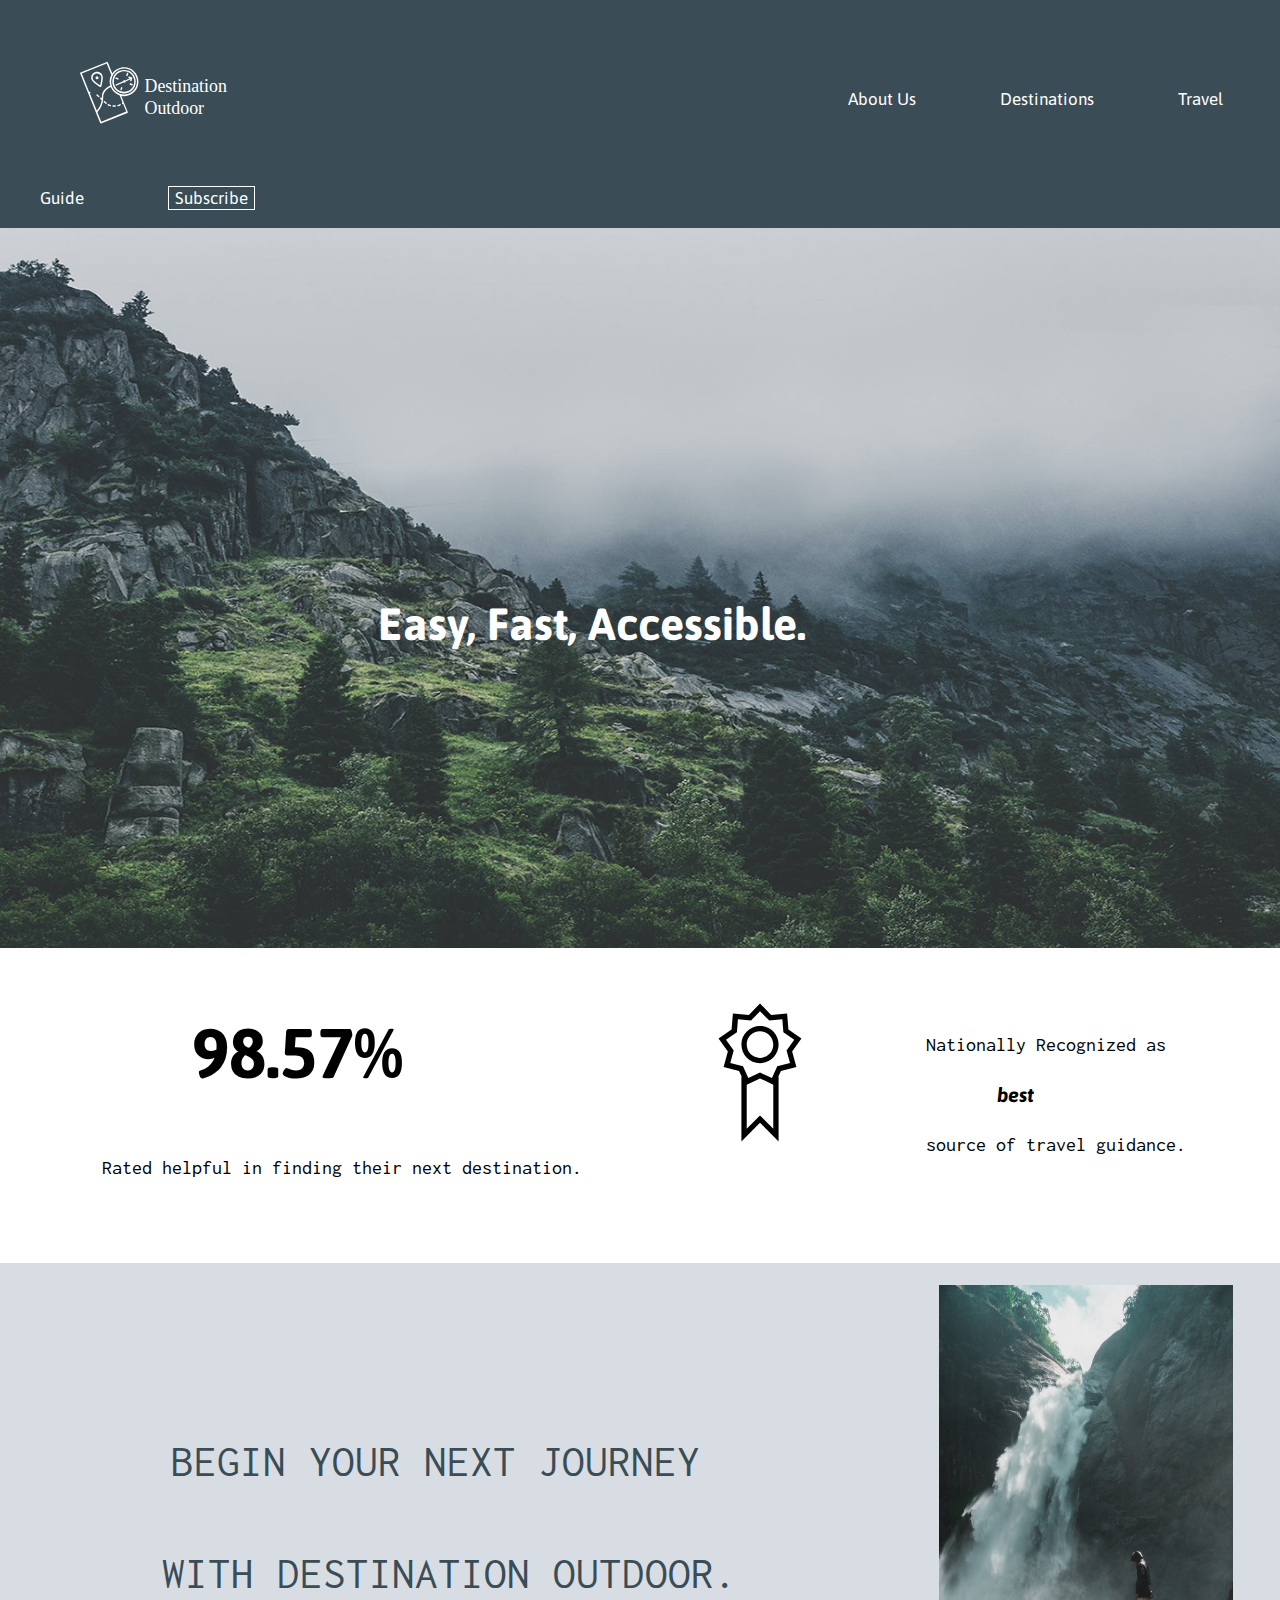
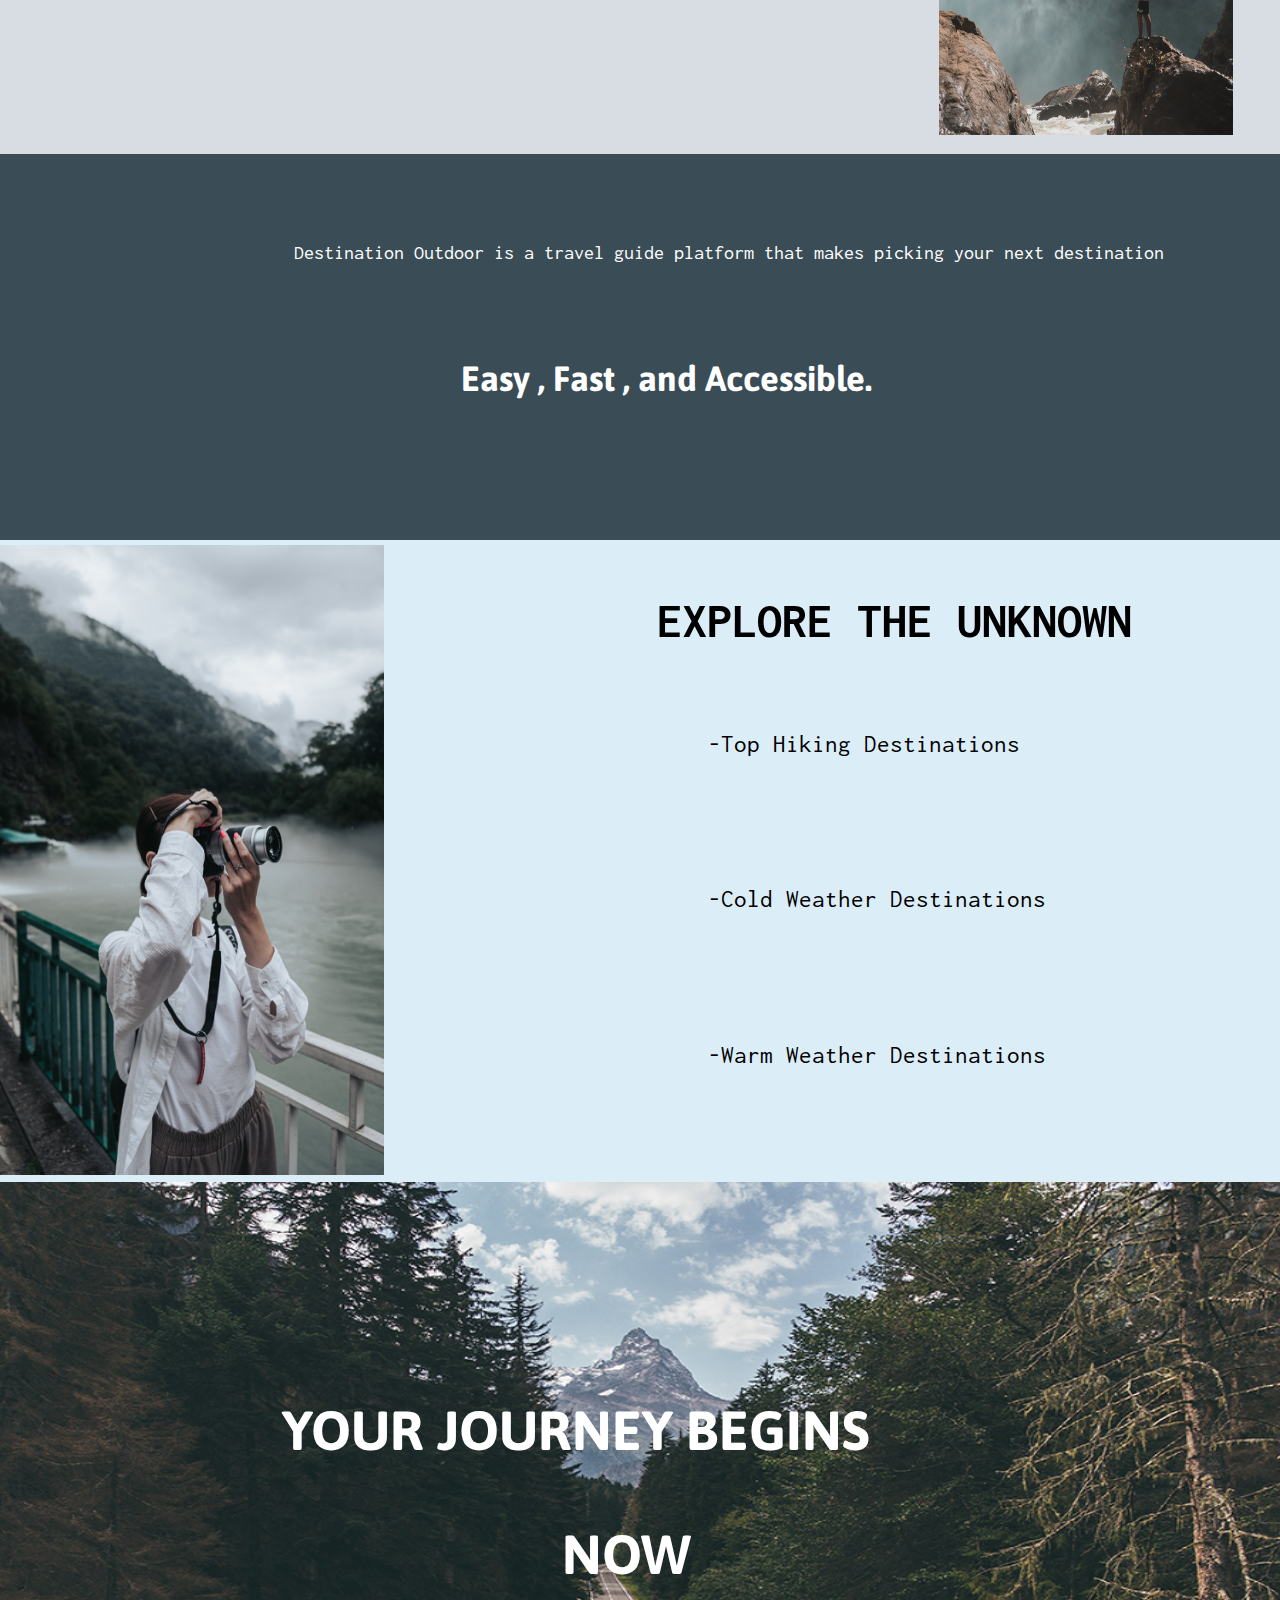
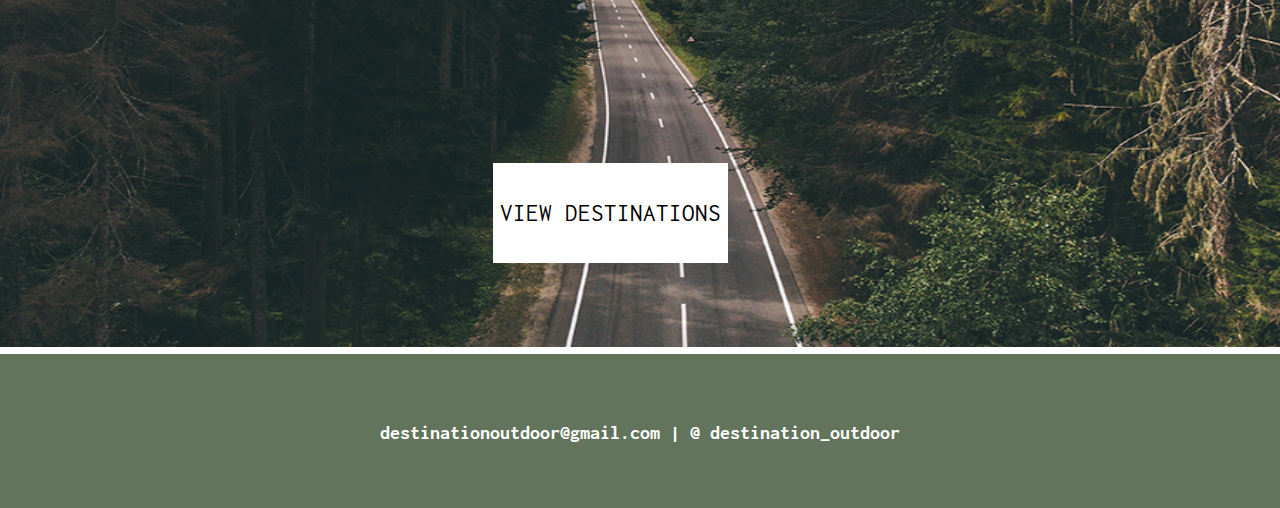
<file: index.html>
<!DOCTYPE html>
<html>
  <body>
<head>
    <meta charset="UTF-8"> 
    <title>Destination Outdoor</title>
    <link rel="stylesheet" href="style.css" type="text/css">
    <meta name="INDEX" content="INDEX,FOLLOW">
    <meta name="description" content="Lehigh University DES 070 Web Design I">
    <meta name="viewport" content="width=device-width, initial-scale=1">
    <link rel="shortcut icon" href="favicon.ico" type="image/x-icon">
    <link rel="icon" href="favicon.ico" type="image/x-icon">

    <link rel="preconnect" href="https://fonts.googleapis.com"> 
    <link rel="preconnect" href="https://fonts.gstatic.com" crossorigin> 
    <link href="https://fonts.googleapis.com/css2?family=Asap:wght@500&display=swap" rel="stylesheet">

    <link rel="preconnect" href="https://fonts.googleapis.com"> 
    <link rel="preconnect" href="https://fonts.gstatic.com" crossorigin> 
    <link href="https://fonts.googleapis.com/css2?family=Asap:wght@500&family=Inconsolata:wght@200;300;400&display=swap" rel="stylesheet">


</head>
<div class= "parental">
  <div class="nav-text">
    <nav>
    <ul>
  <a href="index.html"><img src=img/LOGO_MAIN.svg width="170" height="170" ALT="align box" ALIGN=CENTER > 
  <li class="About"></li><a href="page2.html">About Us</a>
<a href="page3.html">Destinations</a>
<a href="page4.html">Travel Guide</a>
<a href="mailto:destinationoutdoor@gmail.com" subject="Subscribe"><button>Subscribe</button></a>
</ul>
</nav>
</div>
<div class="image">
  <img src="img/background_idk.jpg" class="hope">
<div class="text"><b>Easy, Fast, Accessible.</b>
</div>
</div>
<div class="white">
<div class="left">
<div class="percent"><h1>98.57%</h1></div>
<div class="type1">Rated helpful in finding their next destination.</div>
</div>
</div>
<div class="white2">
<div class="right">
<div class="ribbon">
  <img src="img/award_homepage.svg">
</div>
</div>

</div>
<div class="white3">
  <div class="superright">
  <div class="type3">
<p>Nationally Recognized as</p> 
</div>
<div class="type4">
<b><i>best</i></b>
</div>
<div class="type5">
<p>source of travel guidance.</p>
</div>
  
  </div>
  
  </div>
  <div class="phase5">
    <div class="positionguy2">
      <div class="fancytext">
   <p>BEGIN YOUR NEXT JOURNEY</p>
   </div>
   <div class="fancytext2">
  <p>WITH DESTINATION OUTDOOR.</p>
   </div>
  
   </div>
   

      </div>
      <div class="phase6">
        <div class="positionguy3">
          <div class="hiker">
            <img src="img/homefirstresize.jpg" class="ouch">
          </div>
        </div>
        
            </div>
   
            <div class="bluebar">
              <div class="positionguy1">
              <div class="type6">
              <p>Destination Outdoor is a travel guide platform that makes picking your next destination</p>
              </div>
              <div class="type7">
               <b>Easy , Fast , and Accessible. </b>
              </div>
               
              </div>
               
              </div>
  
  <div class="phase7">
<div class="manphoto">
<div class="actualpic" >
<img src="img/home_pic_threeresize.jpg" class="oop">
</div>
</div>

  </div>
  <div class="phase8">
  <div class="positionguy4">
  <div class="somemoretext">
<b>EXPLORE THE UNKNOWN</b>
  </div>
  <div class="somemoretext2">
    <p>-Top Hiking Destinations</p>
  </div>
  <div class="somemoretext3">
    <p>-Cold Weather Destinations</p>
  </div>
  <div class="somemoretext4">
    <p>-Warm Weather Destinations</p>
  </div>
  </div>
  </div>
  <div class="phase9">
    <img src="img/home_imagefourresize.jpg" class="thissucks">
  <div class="type9"><b>YOUR JOURNEY BEGINS</b>
  </div>
  <div class="type10"><b>NOW</b></div>
  <div class="type11">
    <a href="https://www.nationalgeographic.com/travel/article/best-of-the-world-2021"><button><p>VIEW DESTINATIONS</p></button></a>
  </div>
  </div>
  <div class="lastblock">
  <div class="positionguy5">
  <div class="lasttext">
    <b>destinationoutdoor@gmail.com | @ destination_outdoor</b>

  </div>
  </div>
  </div>

</div>

  






</body>
</html>
</file>
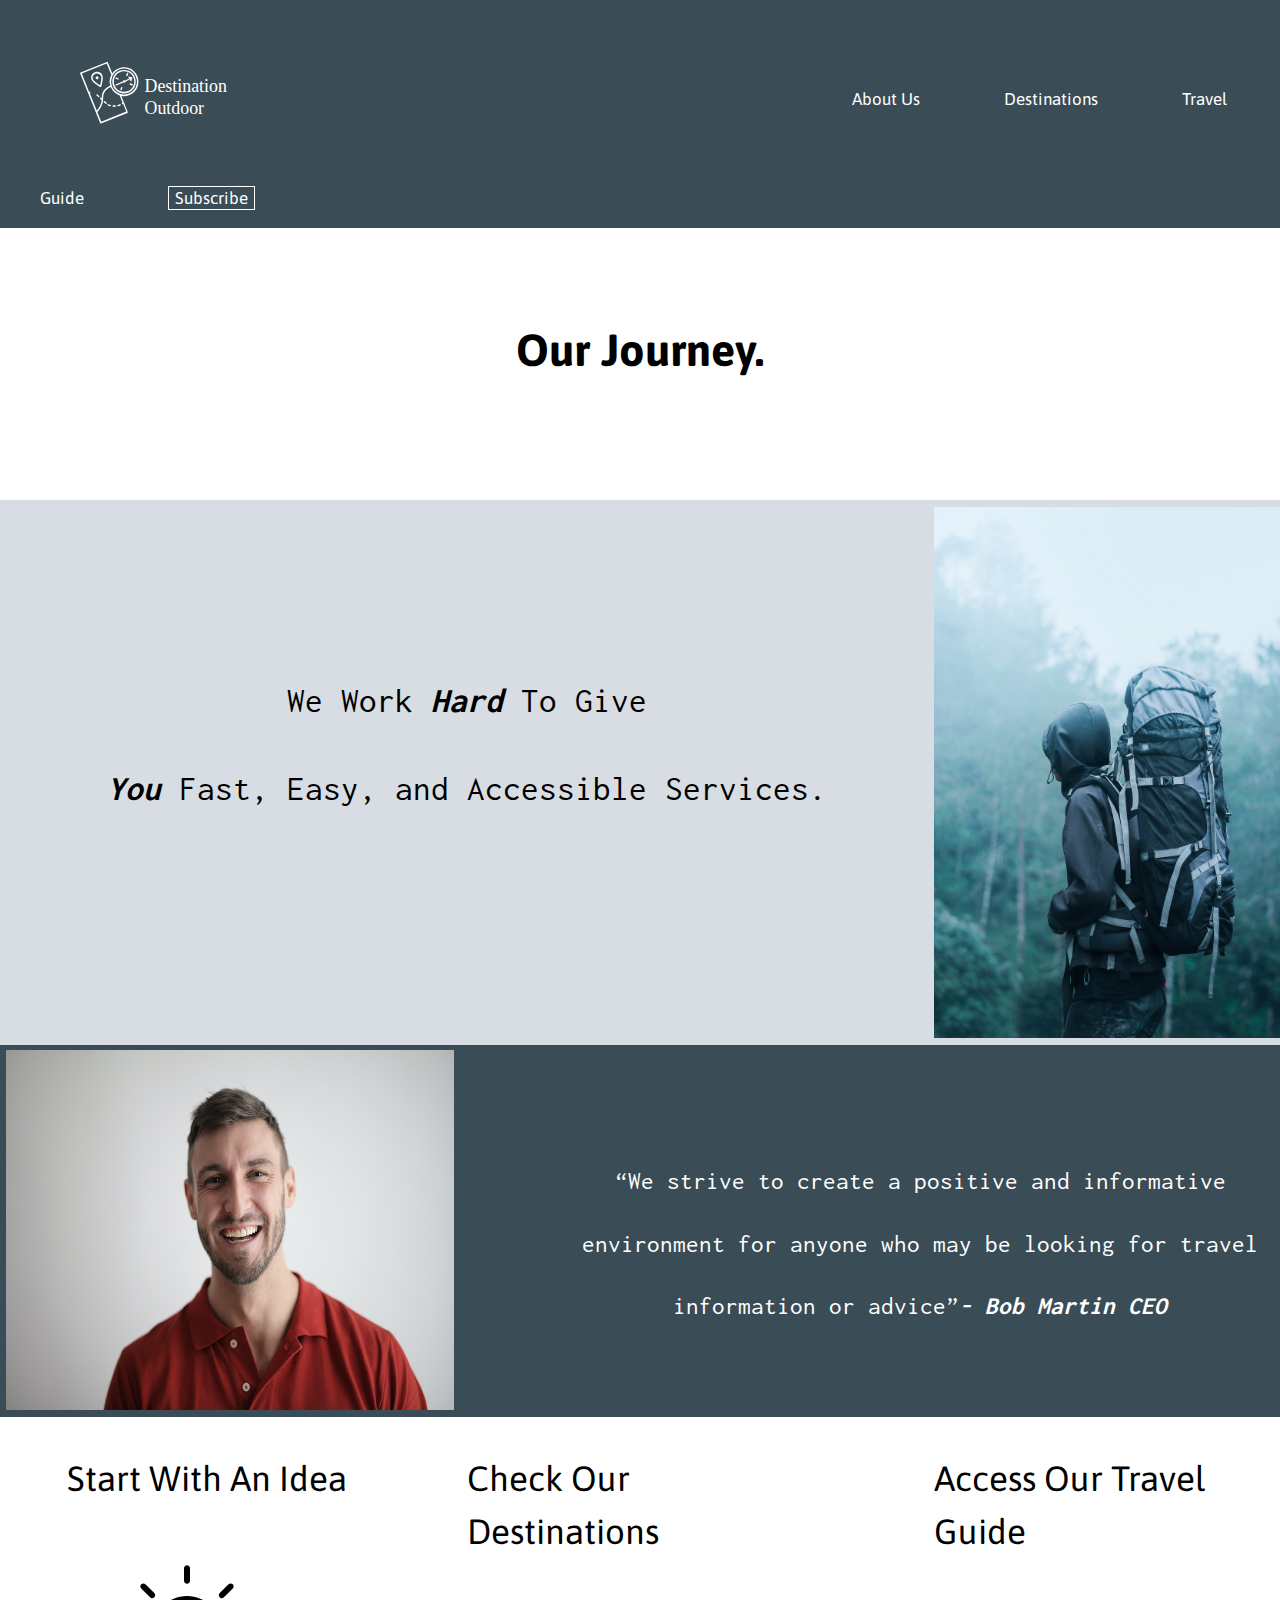
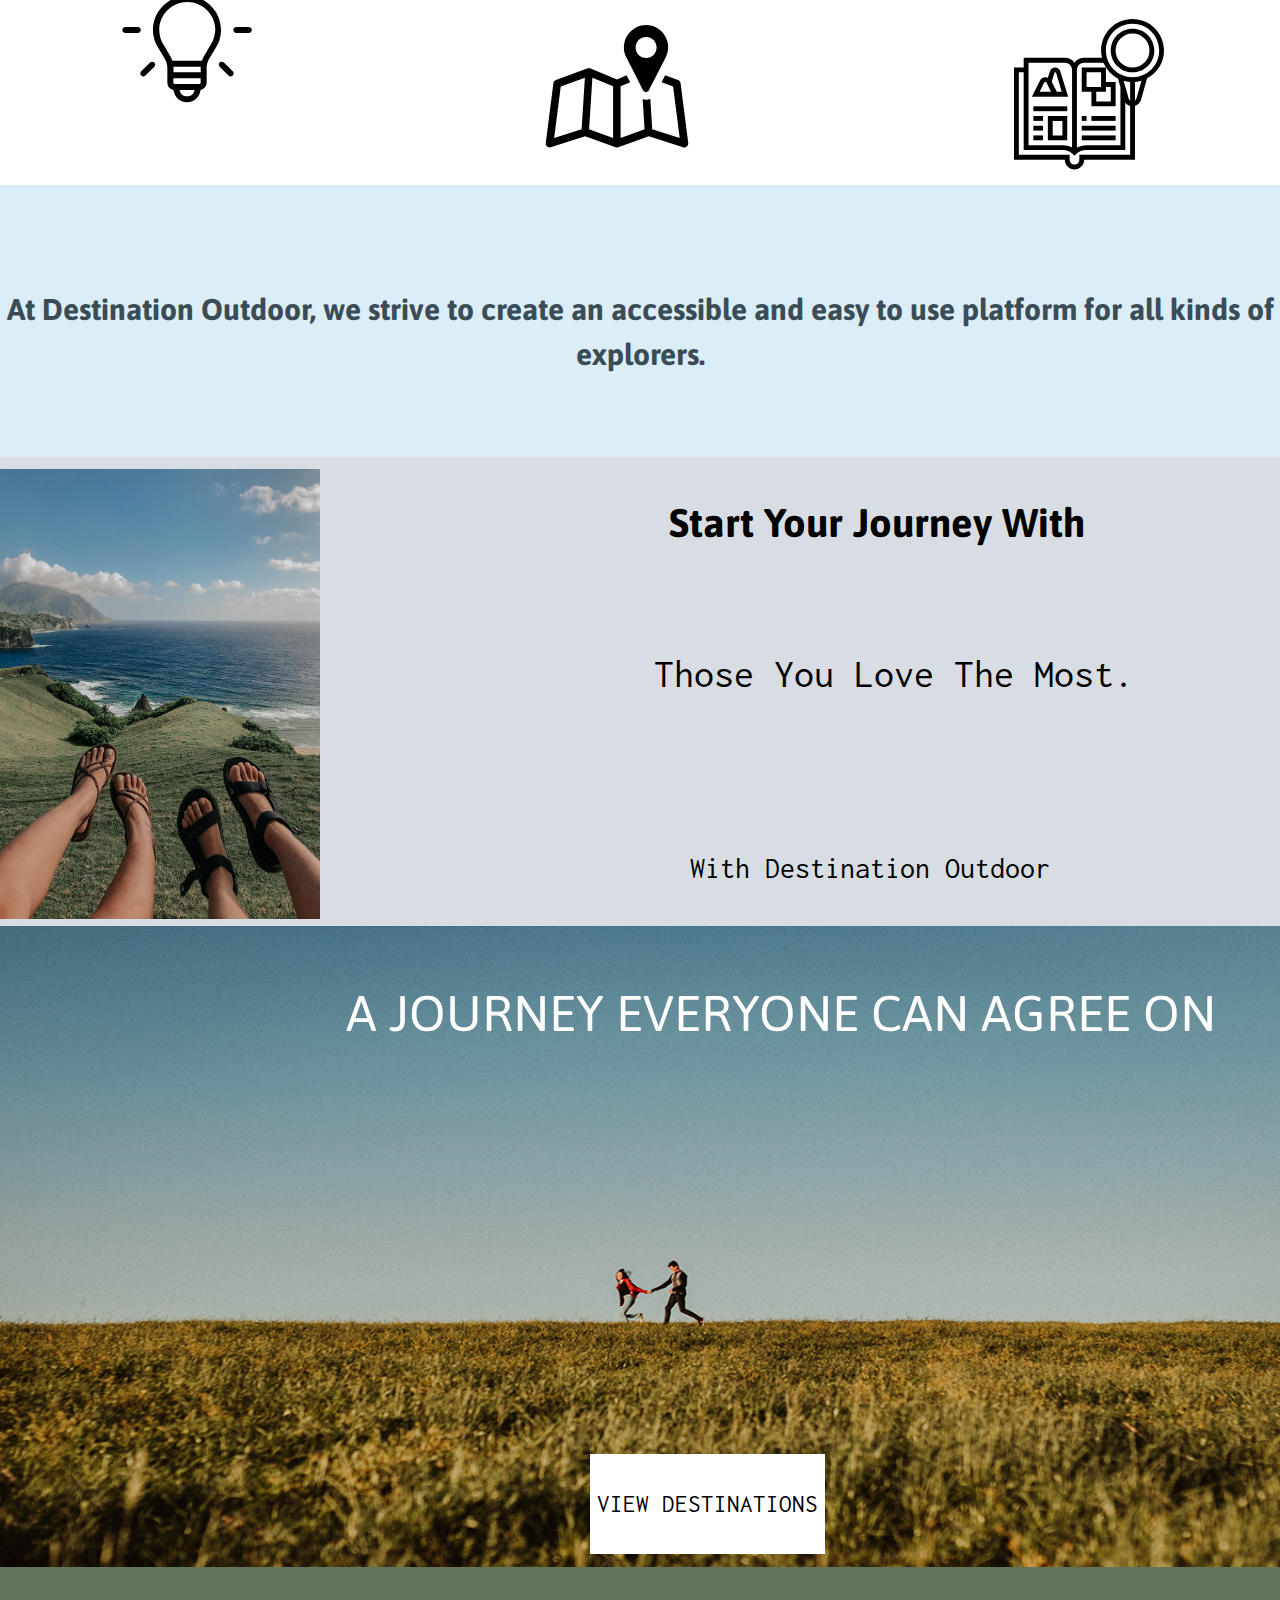
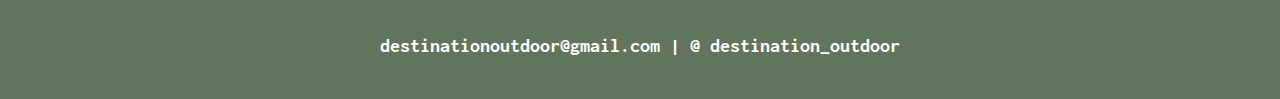
<file: page2.html>
<!DOCTYPE html>
<html>
  <body>
<head>
    <meta charset="UTF-8"> 
    <title>Destination Outdoor</title>
    <link rel="stylesheet" href="style.css" type="text/css">
    <meta name="INDEX" content="INDEX,FOLLOW">
    <meta name="description" content="Lehigh University DES 070 Web Design I">
    <meta name="viewport" content="width=device-width, initial-scale=1">
    <link rel="shortcut icon" href="favicon.ico" type="image/x-icon">
    <link rel="icon" href="favicon.ico" type="image/x-icon">

    <link rel="preconnect" href="https://fonts.googleapis.com"> 
    <link rel="preconnect" href="https://fonts.gstatic.com" crossorigin> 
    <link href="https://fonts.googleapis.com/css2?family=Asap:wght@500&display=swap" rel="stylesheet">

    <link rel="preconnect" href="https://fonts.googleapis.com"> 
    <link rel="preconnect" href="https://fonts.gstatic.com" crossorigin> 
    <link href="https://fonts.googleapis.com/css2?family=Asap:wght@500&family=Inconsolata:wght@200;300;400&display=swap" rel="stylesheet">





</head>

<div class="parental2">

    <div class="nav-two">
        <nav>
        <ul>
          <a href="index.html"><img src=img/LOGO_MAIN.svg width="170" height="170" ALT="align box" ALIGN=CENTER > 
      <li class="Awesome"></li>
    <a href="page2.html">About Us</a>
    <a href="page3.html">Destinations</a>
    <a href="page4.html">Travel Guide</a>
    <a href="mailto:destinationoutdoor@gmail.com" subject="Subscribe"><button>Subscribe</button></a>
    </ul>
    </nav>
    </div>

<div class="whitebox2">
<div class="yoo">
<b>Our Journey.</b>

</div>

</div>
<div class="graybox2">
<div class="cooltype">
<div class="ct1">
  <p>We Work <i><b>Hard</b></i> To Give</p>
</div>
<div class="ct2">
  <p><b><i>You</b></i> Fast, Easy, and Accessible Services. </p>
</div>

</div>

</div>
<div class="backpackdude">
<div class="positioner">
<div class="backpack">
<img src="img/aboutus_firstresize.jpg" class="resize1">


</div>
</div>
</div>
<div class="bob">
  <div class="dude">
  <img src="img/bobresize.jpg" class="resize2">
  
  </div>
  
  </div>
  <div class="bluenexttobob">
<div class="typo2">
<p>“We strive to create a positive and informative</p>
<P>environment for anyone who may be looking for travel</P>
<p>information or advice”<b><i>- Bob Martin CEO</i></b></p>
</div>

  </div>
  <div class="wordone">
    <div class="idea">
      <p>Start With An Idea</p>
    </div>
    <div class="ideaicon">
<img src="img/idea.svg">

    </div>

  </div>
  <div class="wordtwo">
    <div class="check">
      <p>Check Our Destinations</p>
    </div>
    <div class="mapicon">
<img src="img/map.svg">

    </div>

  </div>
  <div class="wordthree">
    <div class="guide">
      <p>Access Our Travel Guide</p>
    </div>
    <div class="guideicon">
<img src="img/travel_guide.svg">

    </div>

  </div>
  <div class="bluething">
<div class="bluetype">
<b>At Destination Outdoor, we strive to create an accessible and easy to use platform for all kinds of explorers. </b>

</div>

  </div>
  <div class="feet">
  <div class="feetcontainer">
    <img src="img/aboutus_image3resize.jpg" class="resize3">
  </div>  
  </div>
  <div class="restofgray">
<div class="textlit1">
  <b>Start Your Journey With</b>
</div>
<div class="textlit2">
  <p>Those You Love The Most.</p>
</div>
<div class="textlit3">
  <p>With Destination Outdoor</p>
</div>

  </div>
  <div class="phase10">
    <img src="img/about_us_bottompicresize.jpg" class="ok">
    <p>A JOURNEY EVERYONE CAN AGREE ON</p></a>
  </div>
  <div class="button4">
    <a href="https://www.forbes.com/sites/laurabegleybloom/2020/10/22/the-20-best-places-to-travel-in-2021-where-to-go-next/?sh=18aa646a4094"><button><p>VIEW DESTINATIONS</p></button></a>
  </div>
  </div>
  <div class="lastblock2">
    <div class="positionguy55">
    <div class="lasttext2">
      <b>destinationoutdoor@gmail.com | @ destination_outdoor</b>
  
    </div>
    </div>
    </div>










</div>


</body>
</html>
</file>
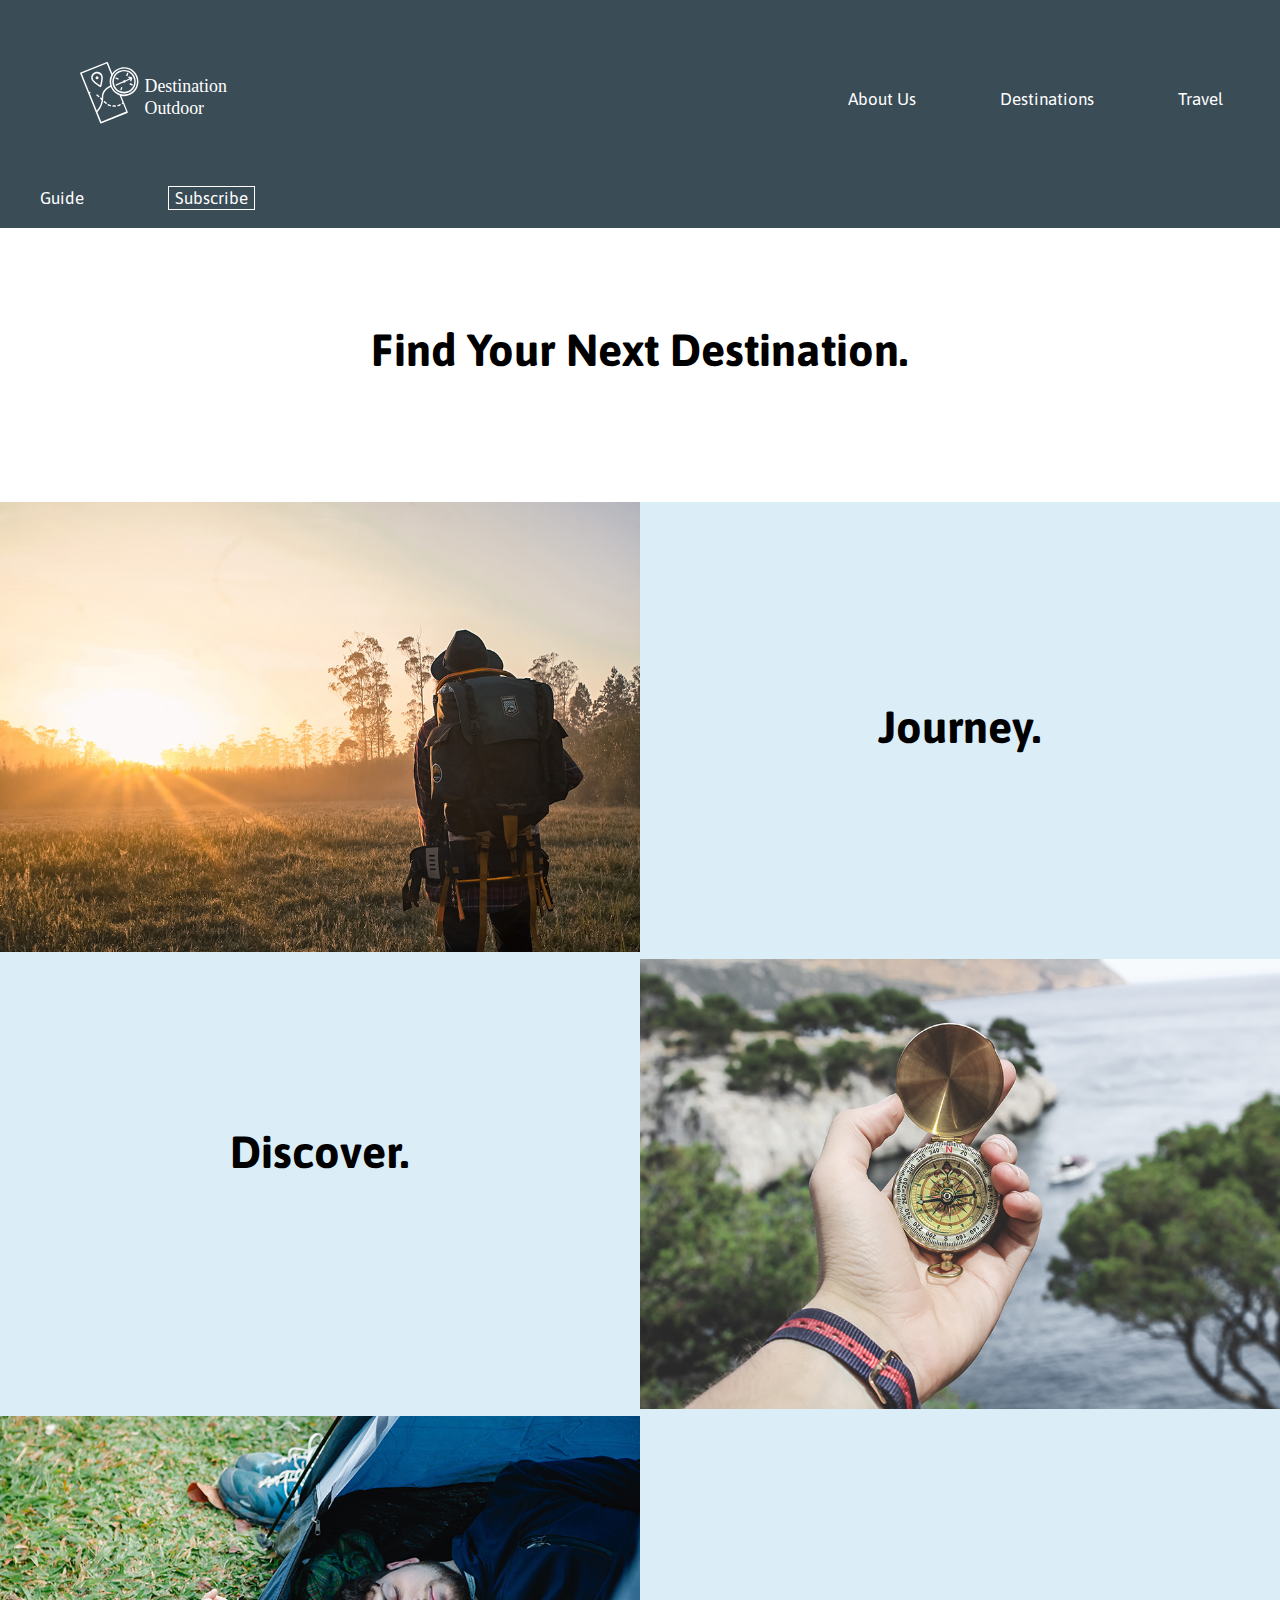
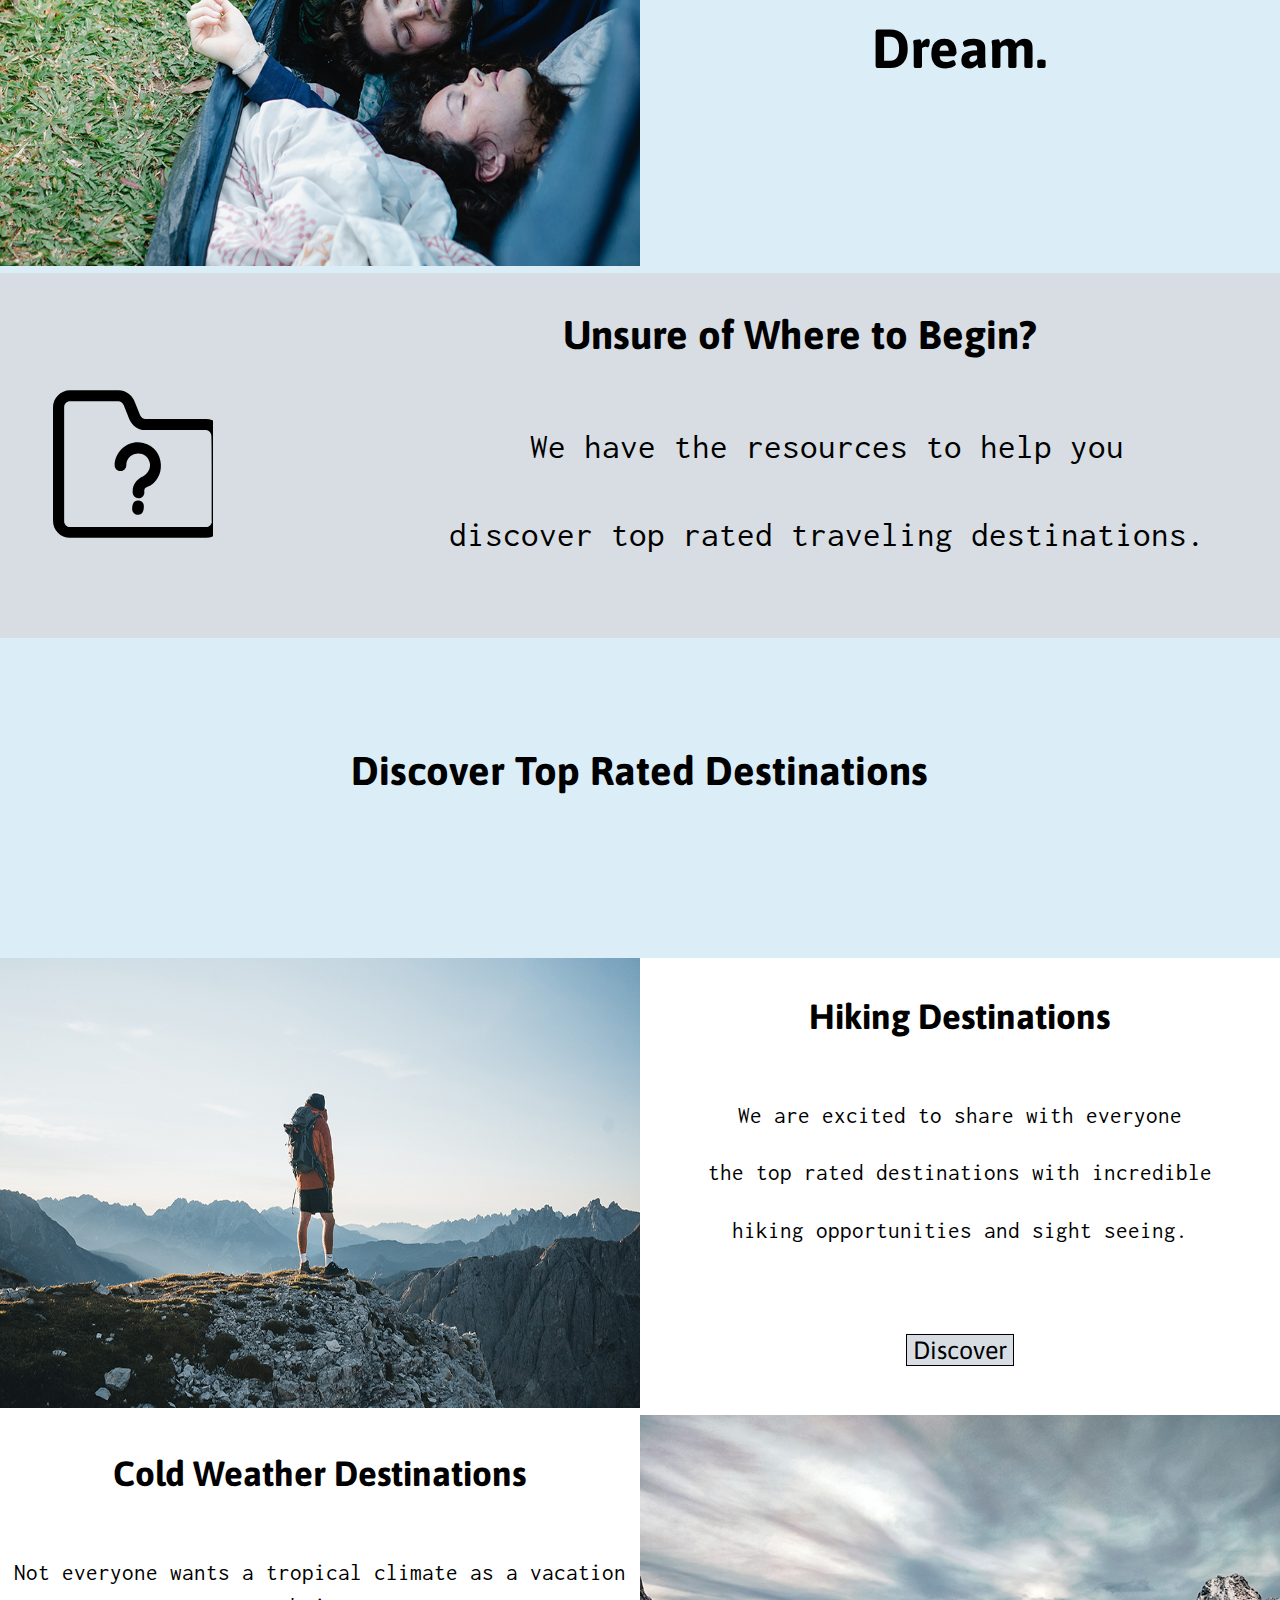
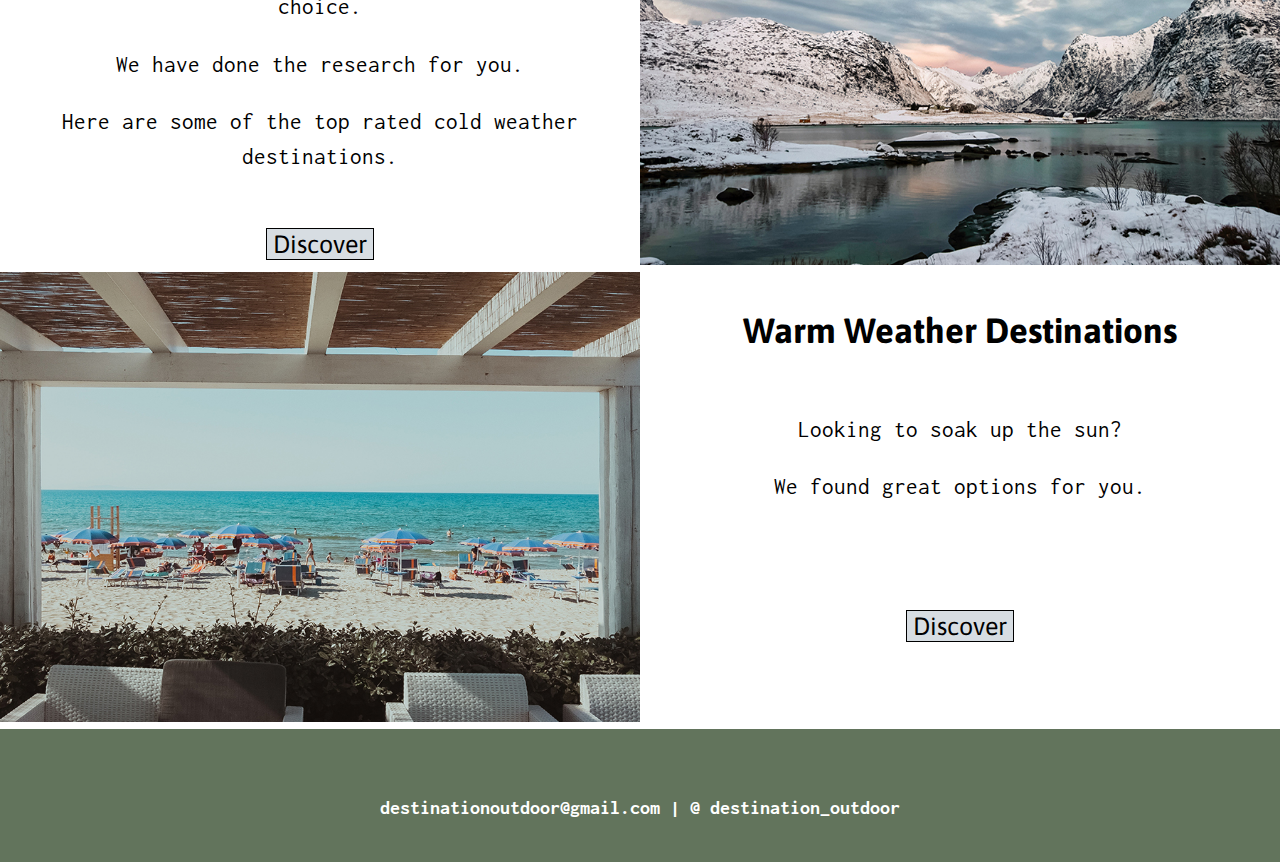
<file: page3.html>
<!DOCTYPE html>
<html>
  <body>
<head>
    <meta charset="UTF-8"> 
    <title>Destination Outdoor</title>
    <link rel="stylesheet" href="style.css" type="text/css">
    <meta name="INDEX" content="INDEX,FOLLOW">
    <meta name="description" content="Lehigh University DES 070 Web Design I">
    <meta name="viewport" content="width=device-width, initial-scale=1">
    <link rel="shortcut icon" href="favicon.ico" type="image/x-icon">
    <link rel="icon" href="favicon.ico" type="image/x-icon">

    <link rel="preconnect" href="https://fonts.googleapis.com"> 
    <link rel="preconnect" href="https://fonts.gstatic.com" crossorigin> 
    <link href="https://fonts.googleapis.com/css2?family=Asap:wght@500&display=swap" rel="stylesheet">

    <link rel="preconnect" href="https://fonts.googleapis.com"> 
    <link rel="preconnect" href="https://fonts.gstatic.com" crossorigin> 
    <link href="https://fonts.googleapis.com/css2?family=Asap:wght@500&family=Inconsolata:wght@200;300;400&display=swap" rel="stylesheet">

</head>
<div class= "parental3">
    <div class="nav-text3">
      <nav>
      <ul>
        <a href="index.html"><img src=img/LOGO_MAIN.svg width="170" height="170" ALT="align box" ALIGN=CENTER > 
    <li class="About2"></li><a href="page2.html">About Us</a>
  <a href="page3.html">Destinations</a>
  <a href="page4.html">Travel Guide</a>
  <a href="mailto:destinationoutdoor@gmail.com" subject="Subscribe"><button>Subscribe</button></a>
  </ul>
  </nav>
  </div>
  <div class="whitebox3">
    <div class="YO">
    <b>Find Your Next Destination.</b>
    
    </div>
    
    </div>
<div class="many1">
<div class="containmany1">
  <img src="img/destination_imageoneresize.jpg" class="sizehelp1">
</div>

</div>
<div class="many2">
<div class="letters">
 <b>Journey.</b>   
</div>
</div>
<div class="many3">
<div class="letters2">
    <b>Discover.</b>
</div>


</div>
<div class="many4">
    <div class="containmany2">
      <img src="img/dest_imagetworesize.jpg" class="sizehelp2">
    </div>
    </div>

    <div class="many5">
        <div class="containmany3">
          <img src="img/dest_imagethreeresize.jpg" class="sizehelp3">
        </div>
</div>
<div class="many6">
    <div class="letters3">
        <b>Dream.</b>
    </div>

    </div>


<div class="graybox3">
<div class="positionguy7">
<div class="actualicon">
<img src="img/help.svg">
</div>

</div>

</div>
<div class="graybox4">
<div class="cooltext">
<b>Unsure of Where to Begin?</b>
</div>
<div class="cooltext2">
<p>We have the resources to help you </p>    
<p>discover top rated traveling destinations.</p>
</div>

</div>
<div class="bluebox3">
<div class="typecool">
<b>Discover Top Rated Destinations</b>
</div>


</div>
<div class="many7">
<div class="positionguy8">
<img src="img/hikingresize.jpg" class="resize4">

</div>

</div>
<div class="many8">
  <div class="cooltext3">
      <b>Hiking Destinations</b>

</div>
<div class="cooltext4">
<p>We are excited to share with everyone </p>
<p>the top rated destinations with incredible </p>
<p>hiking opportunities and sight seeing.</p>
</div></p>
<div class="cooltext5">
    <a href="https://wildlandtrekking.com/blog/top-usa-hiking-destinations/"><button>Discover</button></a>

</div>
</div>
<div class="many9">
    <div class="cooltext6">
        <b>Cold Weather Destinations</b>
  
  </div>
  <div class="cooltext7">
  <p>Not everyone wants a tropical climate as a vacation choice.  </p>
  <p>We have done the research for you. </p>
  <p>Here are some of the top rated cold weather destinations.</p>
  </div></p>
  <div class="cooltext8">
      <a href="https://wallethub.com/edu/best-winter-holiday-destinations/7930"><button>Discover</button></a>
  
  </div>
    
    </div>
<div class="many10">
<div class="container6">
<img src="img/iceresize.jpg" class="resize5">
</div>

</div>
<div class="many12">
    <div class="container7">
        <img src="img/beachresize.jpg" class="resize6">
        </div>

</div>
<div class="many11">
<div class="cooltext9">
    <b>Warm Weather Destinations</b>

</div>
<div class="cooltext10">
<p>Looking to soak up the sun? </p>
<p>We found great options for you. </p>

</div>
<div class="cooltext11">
    <a href="https://www.thediaryofanomad.com/warm-winter-vacations-usa/"><button>Discover</button></a>

</div>

</div>

<div class="lastblock3">
    <div class="positionguy555">
    <div class="lasttext3">
      <b>destinationoutdoor@gmail.com | @ destination_outdoor</b>
  
    </div>
    </div>
    </div>




</div>










</body>
</html>
</file>
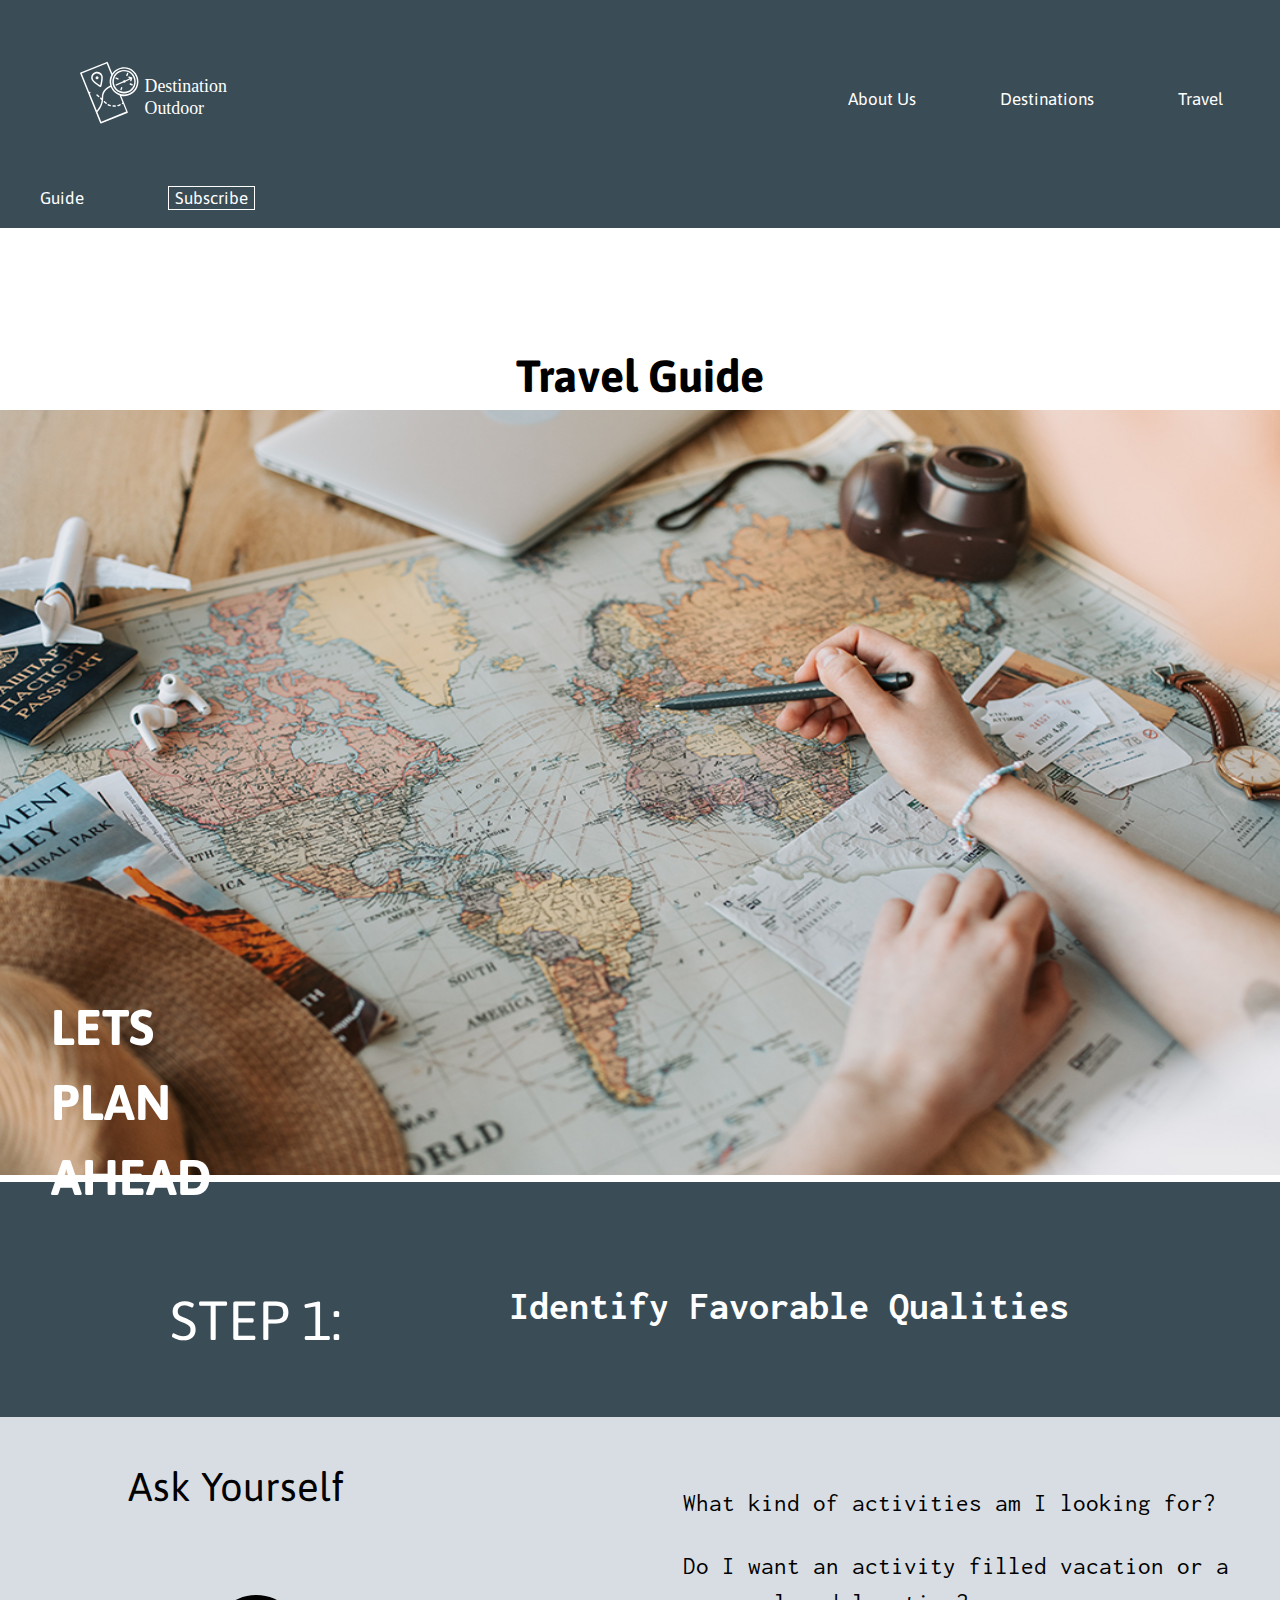
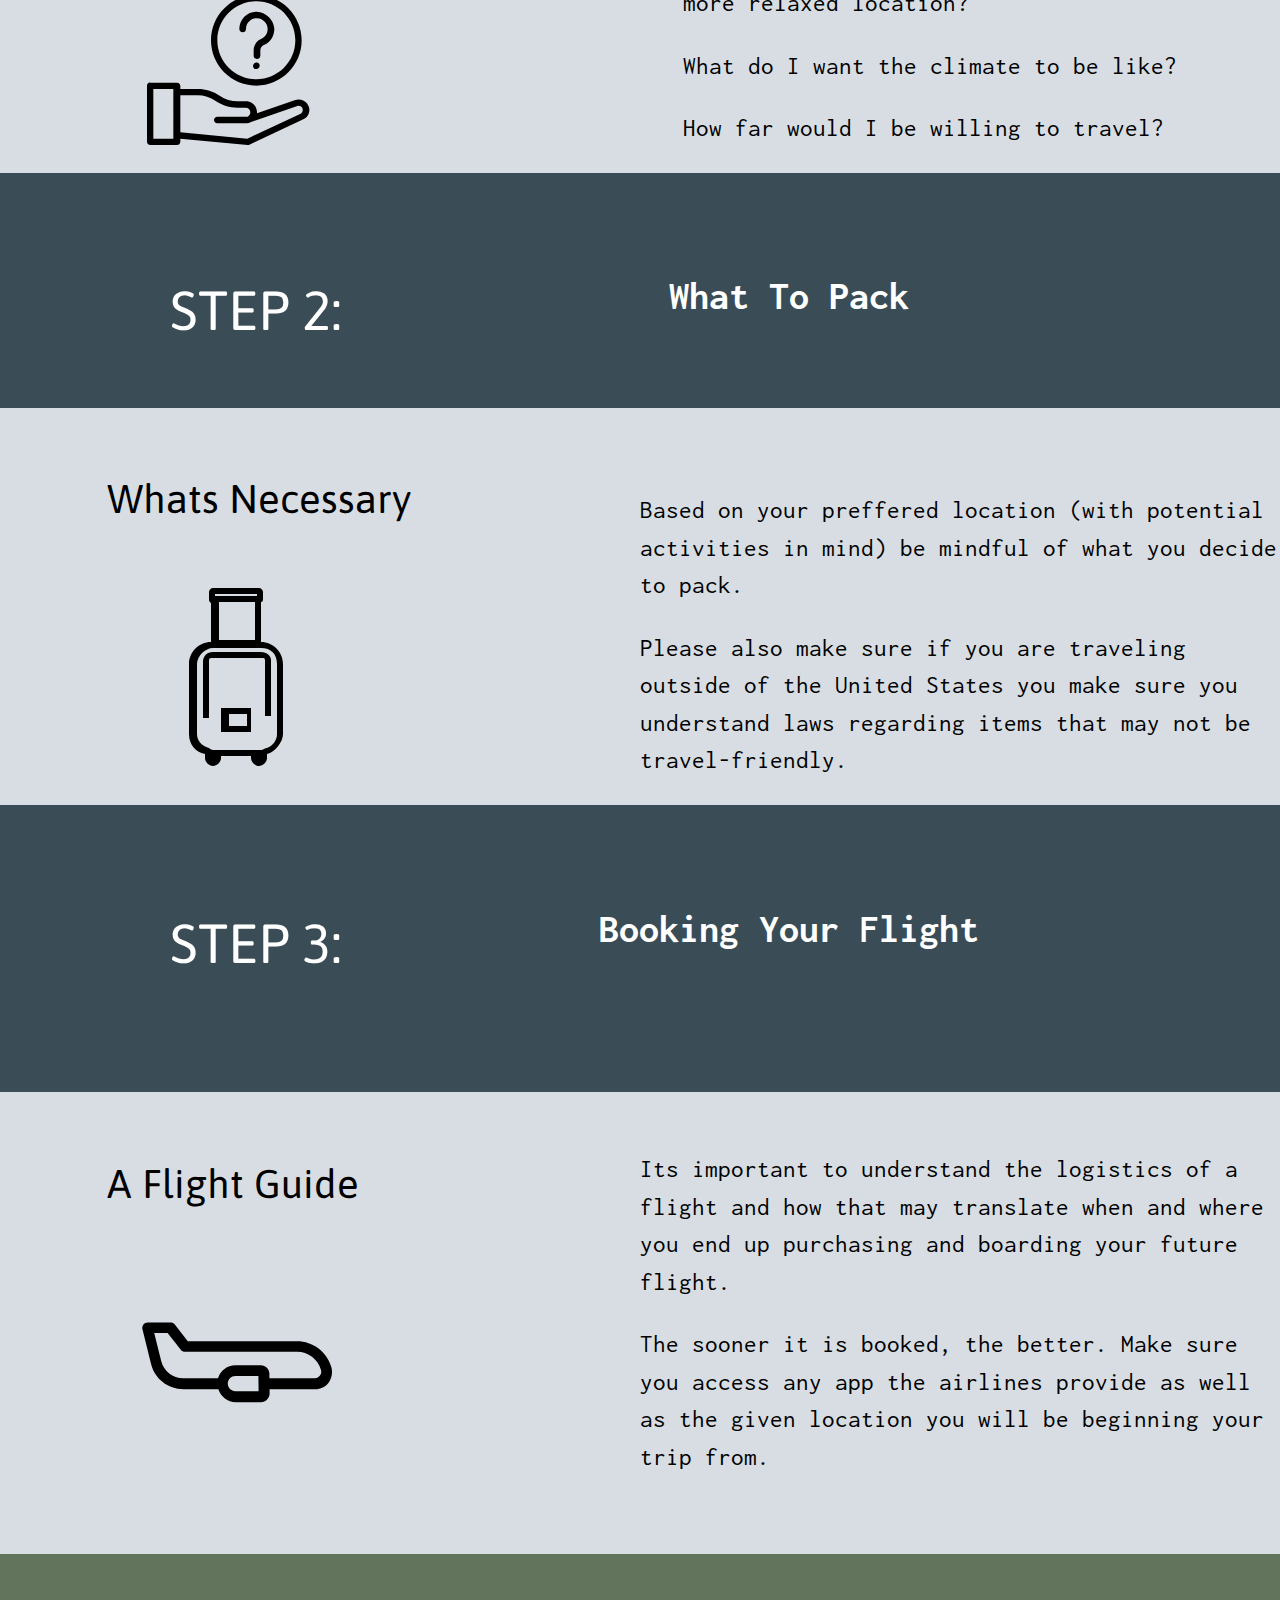
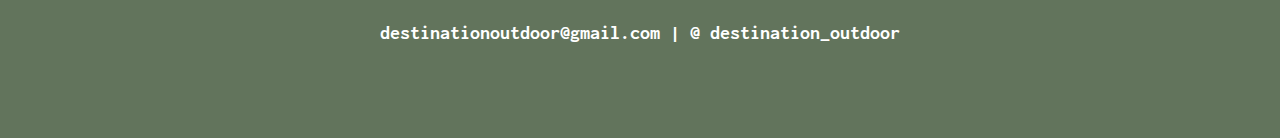
<file: page4.html>
<!DOCTYPE html>
<html>
  <body>
<head>
    <meta charset="UTF-8"> 
    <title>Destination Outdoor</title>
    <link rel="stylesheet" href="style.css" type="text/css">
    <meta name="INDEX" content="INDEX,FOLLOW">
    <meta name="description" content="Lehigh University DES 070 Web Design I">
    <meta name="viewport" content="width=device-width, initial-scale=1">
    <link rel="shortcut icon" href="favicon.ico" type="image/x-icon">
    <link rel="icon" href="favicon.ico" type="image/x-icon">

    <link rel="preconnect" href="https://fonts.googleapis.com"> 
    <link rel="preconnect" href="https://fonts.gstatic.com" crossorigin> 
    <link href="https://fonts.googleapis.com/css2?family=Asap:wght@500&display=swap" rel="stylesheet">

    <link rel="preconnect" href="https://fonts.googleapis.com"> 
    <link rel="preconnect" href="https://fonts.gstatic.com" crossorigin> 
    <link href="https://fonts.googleapis.com/css2?family=Asap:wght@500&family=Inconsolata:wght@200;300;400&display=swap" rel="stylesheet">

</head>
<div class= "parental4">
    <div class="nav-text4">
      <nav>
      <ul>
        <a href="index.html"><img src=img/LOGO_MAIN.svg width="170" height="170" ALT="align box" ALIGN=CENTER > 
    <li class="About4"></li><a href="page2.html">About Us</a>
  <a href="page3.html">Destinations</a>
  <a href="page4.html">Travel Guide</a>
  <a href="mailto:destinationoutdoor@gmail.com" subject="Subscribe"><button>Subscribe</button></a>
  </ul>
  </nav>
  </div>
<div class="whitebox4">
<div class="lotsoftext1">
  <b>Travel Guide</b>  
</div>
</div>
<div class="lastbigpic">
<div class="container8">
<img src="img/travel_planningresize.jpg" class="resize7">
<div class="moretext">
  <b>LETS PLAN</b>  
  <b>AHEAD</b>  
</div>
</div>
</div>

<div class="step1">
<div class="one1">
    <p>STEP 1:</p>
</div>
</div>
<div class="step1pt2">
    <div class="two2">
        <b>Identify Favorable Qualities </b>
    </div>
    </div>
    <div class="graything">
    <div class="typewriter">
        <p>Ask Yourself</p>
    </div>
    <div class="hand">
  <img src="img/question.svg">    
    </div>
    </div>

<div class="finishgraything">
<div class="typewriter2">
  <p>What kind of activities am I looking for?</p>  
  <p>Do I want an activity filled vacation or a more relaxed location?</p>  
  <p>What do I want the climate to be like?</p> 
  <p>How far would I be willing to travel? </p>

 
</div>
</div>
<div class="step2">
    <div class="red">
        <p>STEP 2:</p>
    </div>
    </div>
    <div class="step22">
        <div class="orange">
            <b>What To Pack </b>
        </div>
        </div>

        <div class="graything2">
            <div class="typewriter3">
                <p>Whats Necessary</p>
            </div>
            <div class="case">
          <img src="img/suitcase.svg">    
            </div>
            </div>
            <div class="finishgraything2">
                <div class="typewriter5">
                  <p>Based on your preffered location (with potential activities in mind) 
                  be mindful of what you decide to pack.  </p>  
                  <p>Please also make sure if you are traveling
                  outside of the United States you make sure 
                  you understand laws regarding items that may not be travel-friendly.</p>
                
                 
                </div>
                </div>
                <div class="step3">
                    <div class="yellow">
                        <p>STEP 3:</p>
                    </div>
                    </div>
                    <div class="step222">
                        <div class="green">
                            <b>Booking Your Flight </b>
                        </div>
                        </div>
                        <div class="graything3">
                            <div class="typewriter6">
                                <p>A Flight Guide</p>
                            </div>
                            <div class="flight">
                          <img src="img/plane.svg">    
                            </div>
                            </div>
                            <div class="finishgraything3">
                                <div class="typewriter7">
                                  <p>Its important to understand the logistics of a flight and how that may translate when and where you end up purchasing and boarding your future flight.  </p>  
                                  <p>The sooner it is booked, the better. Make sure you access any app the airlines provide as well as the given location you will be beginning your trip from. </p>
                                
                                 
                                </div>
                               
                                </div>

                                <div class="lastblock4">
                                    <div class="positionguy5555">
                                    <div class="lasttext4">
                                      <b>destinationoutdoor@gmail.com | @ destination_outdoor</b>
                                  
                                    </div>
                                    </div>
                                    </div>
                                </div>

</div>



</body>
</html>
</file>
<file: style.css>
body{
  margin: 0;
    padding: 0;
    line-height: 1.5;
    }
    
/* Navigation */
.parental{
display: grid;
grid-template-columns: 1fr 1fr 1fr 1fr 1fr 1fr ;
grid-template-rows:.1fr .3fr .4fr .5fr .5fr .5fr .4fr .2fr  ;
}

.nav-text{
grid-column: 1/7;
background:#3A4C56;
}
.logo-img{
width: 10%;
height:10%;
padding-left: 2%;
}
.About{
padding-left: 35%;
list-style-type: none;
display: inline-block;



}
.nav-text button{
  font-family: 'Asap', sans-serif;
  font-size: 17px;
  color: #ffff;
  background-color: transparent;
  border: 1px solid #ffff;
}
li,a{
  font-family: 'Asap', sans-serif;
  font-size: 17px;
  color: #ffff;
  text-decoration: none;
  margin:2.5rem;
  
}
 ul li{
  display: inline-block;
  list-style-type: none;
 
}
/* Navigation END*/
.image{
  grid-column: 1/7;
 position: relative;
 
}
.hope{
width: 100vw;
height: 80vh;
position: relative;
left: 0px;
right: 0px;
z-index: -1;
}
.text{
  font-family: 'Asap', sans-serif;
  font-size: 45px;
  color: #ffff;
 position: absolute;
 top: 50%;
 bottom: 50%;
right: 37%;
padding-top:-10%;
}
.white{
background-color:#ffff;
grid-column: 1/4;
padding-bottom: 3%;
}
.left{
  color: black;
}
.percent{
  font-size: 35px;
  font-family:'Asap', sans-serif;
  padding-left: 30%;
}
.type1{
font-size: 20px;
font-family: 'Asap', sans-serif;
font-family: 'Inconsolata', monospace;
padding-left: 16%;

}
.white2{
  grid-column: 4/5;
}
.right{
  padding-top: 5%;
  padding-left: 10%;

}
.ribbon{
  width: 170px;
  height: 170px;
  padding-top: 11%;
  padding-left: 7%;
 
}
.white3{
  grid-column: 5/7;
}
.superright{
padding-top: 13%;
padding-left: 17%;
}
.type3{
  color: black;
 font-size: 20px;
font-family: 'Asap', sans-serif;
font-family: 'Inconsolata', monospace;

}
.type4{
  color: black;
  font-size: 20px;
  font-family: 'Asap', sans-serif;
  padding-left: 20%;

}
.type5{
  color: black;
 font-size: 20px;
font-family: 'Asap', sans-serif;
font-family: 'Inconsolata', monospace;
}

  .phase5{
  grid-column: 1/5;
  background-color: #D7DDE2;
  padding-bottom:1%;
  }
  .positionguy2{
    padding-top: 14%;
  }
  .fancytext{
color: #3A4C56;
font-size: 45px;
  font-family: 'Asap', sans-serif;
  font-family: 'Inconsolata', monospace;
  padding-left: 20%;

  }
 .fancytext2{
  color: #3A4C56;
  font-size: 45px;
    font-family: 'Asap', sans-serif;
    font-family: 'Inconsolata', monospace;
    padding-left: 19%;

 }
 .phase6{
grid-column: 5/7;
background-color: #D7DDE2;
 }
 .positionguy3{
max-height: 100%;
padding-top: 5%;


 }
 .ouch{
 height: 50vh;  
 width:23vw;
 padding-left: 20%;
 padding-bottom: 3%;
 }
 .bluebar{
  grid-column: 1/7;
  background-color: #3A4C56;
  padding-bottom:5%;
 }
 .positionguy1{
  color: #ffff;
  
  
 }
 .type6{
 padding-left: 23%;
 padding-top: 5%;
 font-size: 20px;
 font-family: 'Asap', sans-serif;
 font-family: 'Inconsolata', monospace;
  
 }
 .type7{
  padding-left: 36%;
  padding-top: 5%;
  font-size: 35px;
  font-family: 'Asap', sans-serif;
  }
  .phase7{
  grid-column: 1/3;
  background-color: #DBEDF7;
  padding-top: 1%;
  }

 .oop{
height:70vh;
width: 30vw;
 
 }
 .phase8{
background-color: #DBEDF7;
grid-column: 3/7;
 }
 .positionguy4{
padding-top: 5%;

 }
 .somemoretext{
  font-size: 50px;
  font-family: 'Asap', sans-serif;
  font-family: 'Inconsolata', monospace;
  color: black;
  padding-left: 27%;
  padding-bottom: 5%;

 }
 .somemoretext2{
  font-size: 25px;
  font-family: 'Asap', sans-serif;
  font-family: 'Inconsolata', monospace;
  color: black;
  padding-left: 33%;
  padding-bottom: 8%;

 }
 .somemoretext3{
  font-size: 25px;
  font-family: 'Asap', sans-serif;
  font-family: 'Inconsolata', monospace;
  color: black;
  padding-left: 33%;
  padding-bottom: 8%;
  

 }
 .somemoretext4{
  font-size: 25px;
  font-family: 'Asap', sans-serif;
  font-family: 'Inconsolata', monospace;
  color: black;
  padding-left: 33%;


 }
 .phase9{
grid-column: 1/7;
position: relative;
 }
.thissucks{
    width: 100vw;
    height: 85vh;
    position: relative;
    left: 0px;
    right: 0px;
    z-index: -1;

}
.type9{
  font-family: 'Asap', sans-serif;
  font-size: 55px;
  color: #ffff;
 position: absolute;
 top: 27%;
 bottom: 50%;
right:32%;
padding-top:-10%;
}
.type10{
  font-family: 'Asap', sans-serif;
  font-size: 55px;
  color: #ffff;
 position: absolute;
 top: 43%;
 bottom: 50%;
right:46%;
padding-top:-10%;
}
.type11{
  font-family: 'Asap', sans-serif;
  font-size: 55px;
  color: #0000;
 position: absolute;
 top: 75%;
 bottom: 60%;
right:40%;
padding-top:-10%;
}
.phase9 button{
  font-family: 'Asap', sans-serif;
  font-family: 'Inconsolata', monospace;
  font-size: 25px;
  background-color: #ffff;
  height: 100px;
  border: 1px solid #ffff;
  
  

}
.lastblock{
  grid-column: 1/7;
background-color: #62745C;
}
.positionguy5{
text-align: center;
padding-top: 5%;

}
.lasttext{
  color:#ffff;
 font-size: 20px;
font-family: 'Asap', sans-serif;
font-family: 'Inconsolata', monospace;

}


/* PAGE 2*/

.parental2{
  display: grid;
  grid-template-columns: 1fr 1fr 1fr 1fr 1fr 1fr ;
  grid-template-rows: .1fr .5fr .5fr .5fr .5fr .5fr .5fr .5fr .5fr;
  }
  .nav-two{
    grid-column: 1/7;
    background:#3A4C56;
    }
    .logo-cool{
    width: 10%;
    height:10%;
    padding-left: 2%;
    }
    .Awesome{
    padding-left: 35%;
    list-style-type: none;
    display: inline-block;
    
    
    
    }
    .nav-two button{
      font-family: 'Asap', sans-serif;
      font-size: 17px;
      color: #ffff;
      background-color: transparent;
      border: 1px solid #ffff;
    }
    li,a{
      font-family: 'Asap', sans-serif;
      font-size: 17px;
      color: #ffff;
      text-decoration: none;
      margin:2.5rem;
      
    }
     ul li{
      display: inline-block;
      list-style-type: none;
     
    }
  
.whitebox2{
grid-column: 1/7;

}
.yoo{
text-align: center;
padding-top: 5%;
color: black;
font-size: 45px;
padding-top: 7%;
font-family: 'Asap', sans-serif;

}
.graybox2{
grid-column: 1/6;
background-color: #D7DDE2;

}
.cooltype{
  font-family: 'Asap', sans-serif;
  font-family: 'Inconsolata', monospace;
  font-size: 35px;
padding-top: 15%;
}
.ct1{
text-align: center;

}
.ct2{
  text-align: center;


}
.backpackdude{
  padding-top: 2%;
grid-column: 6/7;
background-color: #D7DDE2;
}
.resize1{
  width: 27vw;
  height: 59vh;

}
.bob{
  grid-column: 1/4;
  background-color: #3A4C56;
}
.dude{
padding-top: 1%;
padding-left: 1%;
}
.resize2{
  width: 35vw;
  height: 40vh;

}
.bluenexttobob{
grid-column: 4/7;  
background-color: #3A4C56;
text-align: center;
padding-top: 13%;
font-family: 'Asap', sans-serif;
font-family: 'Inconsolata', monospace;
}
.typo2{
  color: #ffff;
  font-size: 25px;



}
.wordone{
grid-column: 1/3;

}
.ideaicon{
width: 150px;
height:150px;
padding-left: 30%;
padding-top: 5%;
}
.idea{
  font-family: 'Asap', sans-serif;
  font-size: 35px;
  padding-left: 18%;
}
.wordtwo{
  grid-column: 3/5;
  
  }
  .mapicon{
    width: 150px;
    height:150px;
    padding-left: 45%;
    padding-top: 5%; 
  }
  .check{
    font-family: 'Asap', sans-serif;
    font-size: 35px;
    padding-left: 25%;

  }
  .wordthree{
    grid-column: 5/7;
    padding-bottom: 3%;
    }
    .guideicon{
      width: 150px;
      height:150px;
      padding-left: 50%;
      padding-top: 5%; 
    }
    .guide{
      font-family: 'Asap', sans-serif;
      font-size: 35px;
      padding-left: 35%;
    }
    .bluething{
background-color: #DBEDF7;
grid-column: 1/7;

    }
    .bluetype{
color:#3A4C56;
font-family: 'Asap', sans-serif;
text-align: center;
padding-top: 8%;
font-size: 30px;
    }
    .feet{
      grid-column: 1/4;
      background-color: #D7DDE2;
    }
    .resize3{
    padding-top: 2%;
width:25vw;
height:50vh;
    }
    .restofgray{
    grid-column: 4/7;  
    background-color: #D7DDE2;
    }
    .textlit1{
      font-family: 'Asap', sans-serif;
      font-size: 40px;
      color: black;
      padding-top: 5%;
      padding-left: 15%;
      padding-bottom: 2%;
    }
    .textlit2{
      font-family: 'Asap', sans-serif;
      font-family: 'Inconsolata', monospace;
      font-size: 40px;
      color: black;
      padding-top: 5%;
      padding-left: 13%;
      padding-bottom: 5%;
    }
    .textlit3{
      font-family: 'Asap', sans-serif;
      font-family: 'Inconsolata', monospace;
      font-size: 30px;
      color: black;
      padding-top: 5%;
      padding-left: 18%;
    }
   .phase10{
grid-column: 1/7;
font-family: 'Asap', sans-serif;
font-size: 50px;
color: #ffff;
padding-left: 27%;
   }
   .ok{
    width: 100vw;
    height: 80vh;
    position: absolute;
    left: 0px;
    right: 0px;
    z-index: -1;
   }
   .button4{
grid-column: 1/7;
padding-left: 43%;
padding-top: 20%;
padding-bottom: 1%;

   }
   .button4 button{
    font-family: 'Asap', sans-serif;
    font-family: 'Inconsolata', monospace;
    font-size: 25px;
    background-color: #ffff;
    height: 100px;
    border: 1px solid #ffff;

   
   }
  
   .lastblock2{
    grid-column: 1/7;
  background-color: #62745C;
  
  }
  .positionguy55{
  text-align: center;
  padding-top: 5%;
  padding-bottom: 3%;
  
  }
  .lasttext2{
    color:#ffff;
   font-size: 20px;
  font-family: 'Asap', sans-serif;
  font-family: 'Inconsolata', monospace;
  
  }




  /* PAGE 3*/


  .parental3{
    display: grid;
    grid-template-columns: 1fr 1fr 1fr 1fr 1fr 1fr ;
    grid-template-rows:.1fr .6fr .5fr .9fr 1fr .8fr .7fr .5fr .5fr;
    }
    
  /* Navigation */
  
  .nav-text3{
  grid-column: 1/7;
  background:#3A4C56;
  }
  .logo-img3{
  width: 10%;
  height:10%;
  padding-left: 2%;
  }
  .About2{
  padding-left: 35%;
  list-style-type: none;
  display: inline-block;
  
  
  
  }
  .nav-text3 button{
    font-family: 'Asap', sans-serif;
    font-size: 17px;
    color: #ffff;
    background-color: transparent;
    border: 1px solid #ffff;
  }
  li,a{
    font-family: 'Asap', sans-serif;
    font-size: 17px;
    color: #ffff;
    text-decoration: none;
    margin:2.5rem;
    
  }
   ul li{
    display: inline-block;
    list-style-type: none;
   
  }
  .whitebox3{
    grid-column: 1/7;
    
    }
    .YO{
    text-align: center;
    padding-top: 5%;
    color: black;
    font-size: 45px;
    padding-top: 7%;
    font-family: 'Asap', sans-serif;
    
    }
  .many1{
grid-column: 1/4;
background-color: #DBEDF7;
  }
  .sizehelp1{
width:50vw;
height:50vh;

  }
  .many2{
grid-column: 4/7;
background-color: #DBEDF7;

  }
  .letters{
    color: black;
    font-family: 'Asap', sans-serif;
    font-size: 45px;
    text-align: center;
padding-top: 30%;
  }
  .many3{

grid-column: 1/4;
background-color: #DBEDF7;
  }
  .letters2{
    color: black;
    font-family: 'Asap', sans-serif;
    font-size: 45px;
    text-align: center;
padding-top: 25%;
  }
  .many4{
    grid-column: 4/7;
    background-color: #DBEDF7;
  }
  .sizehelp2{
    width:50vw;
    height:50vh;
    
      }
      .many5{

        grid-column: 1/4;
        background-color: #DBEDF7;
          }
          .sizehelp3{
            width:50vw;
            height:50vh;
            
              }
              .many6{
                grid-column: 4/7;
                background-color: #DBEDF7;
                
                  }
                  .letters3{
                    color: black;
                    font-family: 'Asap', sans-serif;
                    font-size: 55px;
                    text-align: center;
                padding-top: 30%;
                  }
.graybox3{
grid-column: 1/2;
background-color: #D7DDE2;
}
.positionguy7{
padding-top: 50%;
padding-left: 25%;

}
.actualicon{
width:170px;
height:170px;


}
.graybox4{
grid-column: 2/7;
background-color: #D7DDE2;
}
.cooltext{
  color: black;
  font-family: 'Asap', sans-serif;
  font-size: 40px;
  text-align: center;
  padding-top: 3%;
  padding-left: 10%;

}
.cooltext2{
  color: black;
  font-family: 'Asap', sans-serif;
  font-family: 'Inconsolata', monospace;
  font-size: 35px;
  text-align: center;
  padding-top: 2%;
  padding-left: 15%;
}
.bluebox3{
grid-column: 1/7;
background-color: #DBEDF7;
text-align: center;
padding-top: 8%;
}
.typecool{
color: black;
  font-family: 'Asap', sans-serif;
  font-size: 40px;
}
.many7{
grid-column: 1/4;
background-color: #ffff;
}
.resize4{
width: 50vw;
height: 50vh;

}
.many8{
  grid-column: 4/7;
  background-color: #ffff;
}
.cooltext3{
  color: black;
  font-family: 'Asap', sans-serif;
  font-size: 35px;
  text-align: center;
  padding-top: 5%;

}
.cooltext4{
  color: black;
  font-family: 'Asap', sans-serif;
  font-family: 'Inconsolata', monospace;
  font-size: 23px;
  text-align: center;
  padding-top: 5%;

}
.cooltext5{

padding-top: 10%;
text-align: center;

}
.many8 button{
  font-family: 'Asap', sans-serif;
  font-size: 25px;
  color: black;
  background-color: #D7DDE2;
  border: 1px solid black;
}
.many9{
  grid-column: 1/4;
  background-color: #ffff;
}
.cooltext6{
  color: black;
  font-family: 'Asap', sans-serif;
  font-size: 35px;
  text-align: center;
  padding-top: 5%;

}
.cooltext7{
  color: black;
  font-family: 'Asap', sans-serif;
  font-family: 'Inconsolata', monospace;
  font-size: 23px;
  text-align: center;
  padding-top: 5%;

}
.cooltext8{
  color: black;
  font-family: 'Asap', sans-serif;
  font-family: 'Inconsolata', monospace;
  font-size: 23px;
  text-align: center;
  padding-top: 5%;

}
.many9 button{
  font-family: 'Asap', sans-serif;
  font-size: 25px;
  color: black;
  background-color: #D7DDE2;
  border: 1px solid black;
}
.many10{
grid-column:4/7 ;
background-color: #ffff;
}
.resize5{
width:50vw;
height:50vh;

}
.many12{
grid-column: 1/4;
background-color: #ffff;
}
.resize6{
  width:50vw;
  height:50vh;
  
  }

.many11{
grid-column: 4/7;
background-color: #ffff;

}
.cooltext9{
  color: black;
  font-family: 'Asap', sans-serif;
  font-size: 35px;
  text-align: center;
  padding-top: 5%;

}
.cooltext10{
  color: black;
  font-family: 'Asap', sans-serif;
  font-family: 'Inconsolata', monospace;
  font-size: 23px;
  text-align: center;
  padding-top: 5%;
  padding-bottom: 8%;

}
.cooltext11{
  color: black;
  font-family: 'Asap', sans-serif;
  font-family: 'Inconsolata', monospace;
  font-size: 23px;
  text-align: center;
  padding-top: 5%;

}
.many11 button{
  font-family: 'Asap', sans-serif;
  font-size: 25px;
  color: black;
  background-color: #D7DDE2;
  border: 1px solid black;
}

.lastblock3{
  grid-column: 1/7;
background-color: #62745C;

}
.positionguy555{
text-align: center;
padding-top: 5%;
padding-bottom: 3%;

}
.lasttext3{
  color:#ffff;
 font-size: 20px;
font-family: 'Asap', sans-serif;
font-family: 'Inconsolata', monospace;

}
  /* PAGE 4*/

.parental4{
  display: grid;
  grid-template-columns: 1fr 1fr 1fr 1fr 1fr 1fr ;
  grid-template-rows:.1fr .4fr .5fr .3fr .5fr .3fr .5fr;
  }
  
  .nav-text4{
  grid-column: 1/7;
  background:#3A4C56;
  }
  .logo-img4{
  width: 10%;
  height:10%;
  padding-left: 2%;
  }
  .About4{
  padding-left: 35%;
  list-style-type: none;
  display: inline-block;
  
  
  
  }
  .nav-text4 button{
    font-family: 'Asap', sans-serif;
    font-size: 17px;
    color: #ffff;
    background-color: transparent;
    border: 1px solid #ffff;
  }
  li,a{
    font-family: 'Asap', sans-serif;
    font-size: 17px;
    color: #ffff;
    text-decoration: none;
    margin:2.5rem;
    
  }
   ul li{
    display: inline-block;
    list-style-type: none;
   
  }
  /* Navigation END*/

.whitebox4{
grid-column: 1/7;
}
.lotsoftext1{
  color: black;
  font-family: 'Asap', sans-serif;
  font-size: 45px;
  text-align: center;
  padding-top: 9%;

}
.lastbigpic{
  grid-column: 1/7;

}
.resize7{
width:100vw;
height:85vh;
position: relative;
left: 0px;
right: 0px;
z-index: -1;

}
.moretext{
  font-family: 'Asap', sans-serif;
  font-size: 50px;
  color: #ffff;
 position: absolute;
 top: 110%;
 bottom: 50%;
right: 37%;
padding-right:45%;
padding-left: 4%;

}
.step1{
grid-column: 1/3;
background-color: #3A4C56;
}
.one1{
  font-family: 'Asap', sans-serif;
  font-size: 55px;
  color: #ffff;
text-align: center;
padding-top: 10%;
padding-left: 20%;
}
.step1pt2{
  grid-column: 3/7;
background-color: #3A4C56;
}
.two2{
  font-family: 'Asap', sans-serif;
  font-family: 'Inconsolata', monospace;
  font-size: 40px;
  color: #ffff;
text-align: center;
padding-top: 11%;
padding-right: 15%;
}
.graything{
  grid-column: 1/3;
  background-color: #D7DDE2;
}
.typewriter{
  font-family: 'Asap', sans-serif;
  color: black;
  font-size: 40px;
  padding-left: 30%;

}
.hand{
width: 200px;
height:200px;
padding-left: 30%;
padding-top: 3%;
}
.finishgraything{
grid-column: 3/7;
background-color: #D7DDE2;
}
.typewriter2{
  padding-top: 5%;
  font-family: 'Asap', sans-serif;
  font-family: 'Inconsolata', monospace;
  color: black;
  font-size: 25px;
  padding-left: 30%;

}
.step2{
  grid-column: 1/3;
  background-color: #3A4C56;
  }
  .red{
    font-family: 'Asap', sans-serif;
    font-size: 55px;
    color: #ffff;
  text-align: center;
  padding-top: 10%;
  padding-left: 20%;
  }
  .step22{
    grid-column: 3/7;
  background-color: #3A4C56;
  }
  .orange{
    font-family: 'Asap', sans-serif;
    font-family: 'Inconsolata', monospace;
    font-size: 40px;
    color: #ffff;
  text-align: center;
  padding-top: 11%;
  padding-right: 15%;
  }
  .graything2{
    grid-column: 1/3;
    background-color: #D7DDE2;
  }
  .typewriter3{
    font-family: 'Asap', sans-serif;
    color: black;
    font-size: 40px;
    padding-left: 25%;
    padding-top: 5%;
  
  }
  .case{
  width: 200px;
  height:200px;
  padding-left: 32%;
  padding-top: 2%;
 
  }
  .finishgraything2{
    grid-column: 3/7;
    background-color: #D7DDE2;
    }
    .typewriter5{
      padding-top: 7%;
      font-family: 'Asap', sans-serif;
      font-family: 'Inconsolata', monospace;
      color: black;
      font-size: 25px;
      padding-left: 25%;
    
    }
    .step3{
      grid-column: 1/3;
      background-color: #3A4C56;
      }
      .yellow{
        font-family: 'Asap', sans-serif;
        font-size: 55px;
        color: #ffff;
      text-align: center;
      padding-top: 10%;
      padding-left: 20%;
      }
      .step222{
        grid-column: 3/7;
      background-color: #3A4C56;
      }
      .green{
        font-family: 'Asap', sans-serif;
        font-family: 'Inconsolata', monospace;
        font-size: 40px;
        color: #ffff;
      text-align: center;
      padding-top: 11%;
      padding-right: 15%;
      }
      .graything3{
        grid-column: 1/3;
        background-color: #D7DDE2;
      }
      .typewriter6{
        font-family: 'Asap', sans-serif;
        color: black;
        font-size: 40px;
        padding-left: 25%;
        padding-top: 5%;
      
      }
      .flight{
      width: 200px;
      height:200px;
      padding-left: 32%;
      padding-top: 2%;
     
      }
      .finishgraything3{
        grid-column: 3/7;
        background-color: #D7DDE2;
        }
        .typewriter7{
          padding-top: 4%;
          font-family: 'Asap', sans-serif;
          font-family: 'Inconsolata', monospace;
          color: black;
          font-size: 25px;
          padding-left: 25%;
        
        }
        .lastblock4{
          grid-column: 1/7;
        background-color: #62745C;
        
        }
        .positionguy5555{
        text-align: center;
        padding-top: 5%;
        padding-bottom: 3%;
        
        }
        .lasttext4{
          color:#ffff;
         font-size: 20px;
        font-family: 'Asap', sans-serif;
        font-family: 'Inconsolata', monospace;
        }

        @media screen and (max-width: 650px) {
          .nav-text{
            grid-column: 1/7;
            background:#3A4C56;
            }
            .logo-img{
            width: 10%;
            height:10%;
            padding-left: 2%;
         
            }
            .About{
            list-style-type: none;
            list-style-type: none;
  margin: 0;
  padding: 0;
            
            
            }
            .nav-text button{
              font-family: 'Asap', sans-serif;
              font-size: 17px;
              color: #ffff;
              background-color: transparent;
              border: 1px solid #ffff;
            }
            li,a{
              font-family: 'Asap', sans-serif;
              font-size: 17px;
              color: #ffff;
              text-decoration: none;
              display: block;
              width: 60px;
             
              
              
            }
             ul li{
              
              list-style-type: none;
             
            }
        }
</file>
